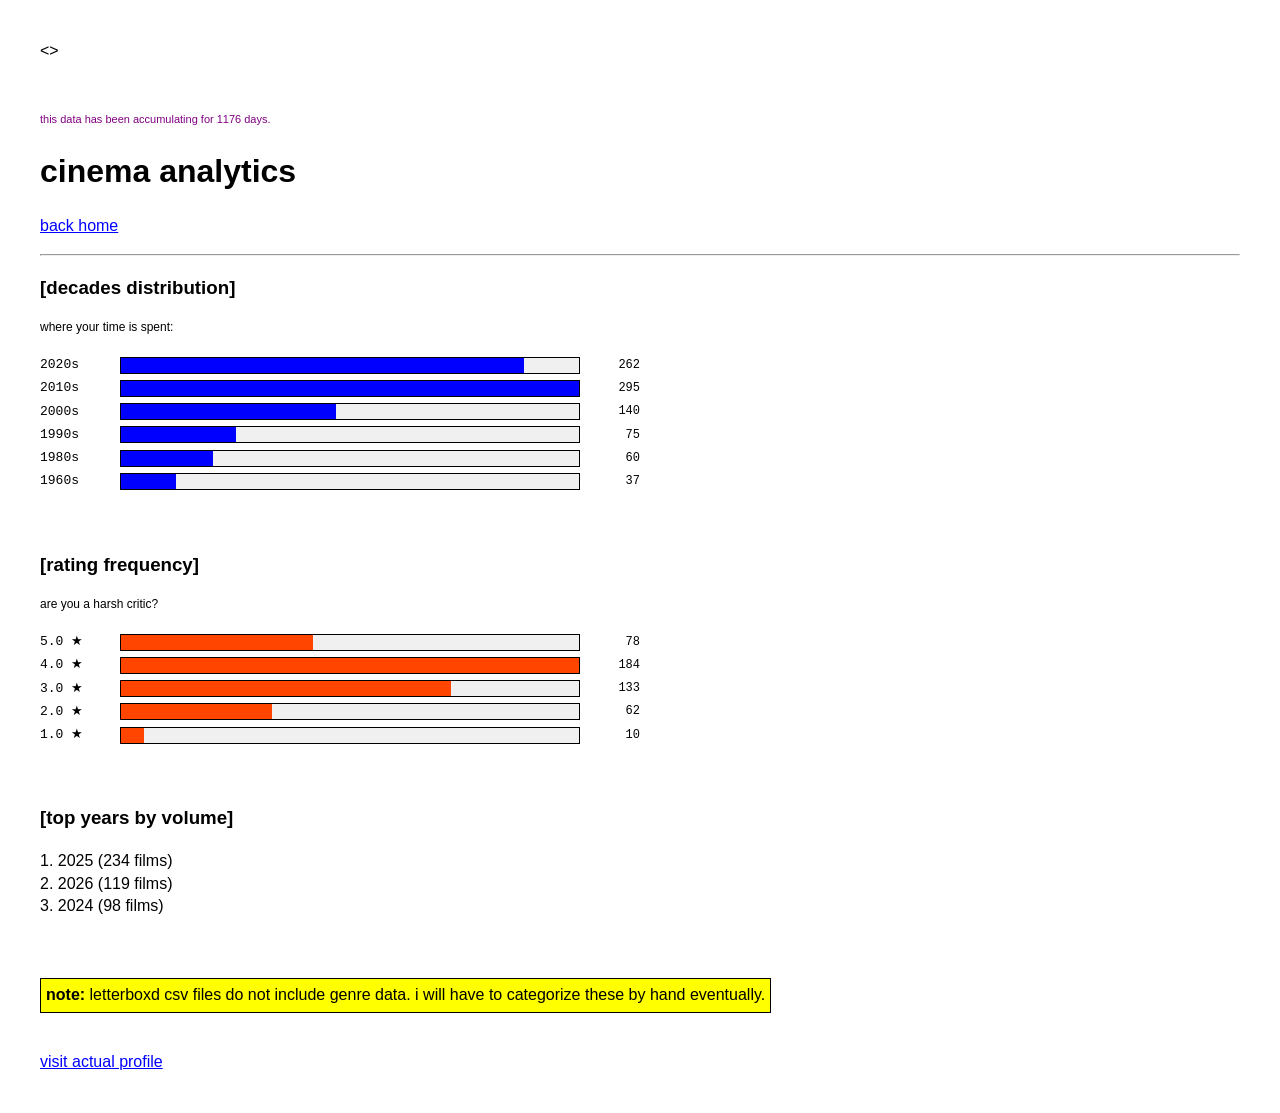
<file: cinephile.html>
<html>
<<link rel="icon" href="data:image/svg+xml,<svg xmlns=%22http://www.w3.org/2000/svg%22 viewBox=%220 0 100 100%22><text y=%22.9em%22 font-size=%2290%22>📽</text></svg>">>
<title>cinedata</title>
<style>
  body { font-family: "Helvetica", Arial, sans-serif; background: white; margin: 40px; line-height: 1.4; }
  a { color: blue; text-decoration: underline; }
  
  /* Bar Chart Layout */
  .stats-container { width: 100%; max-width: 600px; margin: 20px 0; }
  .row { display: flex; align-items: center; margin-bottom: 5px; }
  .label { width: 80px; font-size: 13px; font-family: monospace; }
  .bar-bg { flex-grow: 1; background: #f0f0f0; height: 15px; border: 1px solid #000; }
  .bar-fill { height: 100%; background: blue; }
  .count { width: 50px; text-align: right; font-size: 12px; margin-left: 10px; font-family: monospace; }
  
  .rating-bar { background: #ff4500; } /* Orange for ratings */
  .decade-bar { background: #0000ff; } /* Blue for decades */
</style>
</head>
  <script>
  const startDate = new Date('2023-09-17');
  const today = new Date();
  const diffTime = Math.abs(today - startDate);
  const diffDays = Math.ceil(diffTime / (1000 * 60 * 60 * 24)); 
  document.write('<p style="font-size: 11px; color: purple; margin-top: 50px;">this data has been accumulating for ' + diffDays + ' days.</p>');
</script>
<body>

  <h1>cinema analytics</h1>
  <p><a href="index.html">back home</a></p>
  <hr>

  <h3>[decades distribution]</h3>
  <p style="font-size: 12px;">where your time is spent:</p>
  <div class="stats-container">
    <div class="row">
      <div class="label">2020s</div>
      <div class="bar-bg"><div class="bar-fill decade-bar" style="width: 88%;"></div></div>
      <div class="count">262</div>
    </div>
    <div class="row">
      <div class="label">2010s</div>
      <div class="bar-bg"><div class="bar-fill decade-bar" style="width: 100%;"></div></div>
      <div class="count">295</div>
    </div>
    <div class="row">
      <div class="label">2000s</div>
      <div class="bar-bg"><div class="bar-fill decade-bar" style="width: 47%;"></div></div>
      <div class="count">140</div>
    </div>
    <div class="row">
      <div class="label">1990s</div>
      <div class="bar-bg"><div class="bar-fill decade-bar" style="width: 25%;"></div></div>
      <div class="count">75</div>
    </div>
    <div class="row">
      <div class="label">1980s</div>
      <div class="bar-bg"><div class="bar-fill decade-bar" style="width: 20%;"></div></div>
      <div class="count">60</div>
    </div>
    <div class="row">
      <div class="label">1960s</div>
      <div class="bar-bg"><div class="bar-fill decade-bar" style="width: 12%;"></div></div>
      <div class="count">37</div>
    </div>
  </div>

  <br>
  <h3>[rating frequency]</h3>
  <p style="font-size: 12px;">are you a harsh critic?</p>
  <div class="stats-container">
    <div class="row">
      <div class="label">5.0 ★</div>
      <div class="bar-bg"><div class="bar-fill rating-bar" style="width: 42%;"></div></div>
      <div class="count">78</div>
    </div>
    <div class="row">
      <div class="label">4.0 ★</div>
      <div class="bar-bg"><div class="bar-fill rating-bar" style="width: 100%;"></div></div>
      <div class="count">184</div>
    </div>
    <div class="row">
      <div class="label">3.0 ★</div>
      <div class="bar-bg"><div class="bar-fill rating-bar" style="width: 72%;"></div></div>
      <div class="count">133</div>
    </div>
    <div class="row">
      <div class="label">2.0 ★</div>
      <div class="bar-bg"><div class="bar-fill rating-bar" style="width: 33%;"></div></div>
      <div class="count">62</div>
    </div>
    <div class="row">
      <div class="label">1.0 ★</div>
      <div class="bar-bg"><div class="bar-fill rating-bar" style="width: 5%;"></div></div>
      <div class="count">10</div>
    </div>
  </div>

 <br>
  <h3>[top years by volume]</h3>
  <p style="font-size: 14px; line-height: 1.6;">
  <p>1. 2025 (234 films) <br>2. 2026 (119 films) <br>3. 2024 (98 films)</p>

  <br><br>
  <div style="background: yellow; color: black; padding: 5px; display: inline-block; border: 1px solid black;">
    <strong>note:</strong> letterboxd csv files do not include genre data. 
    i will have to categorize these by hand eventually.
  </div>

  <br><br>
  <p><a href="https://letterboxd.com/zeynepkalaca/" target="_blank">visit actual profile</a></p>

</body>
</html>
</file>
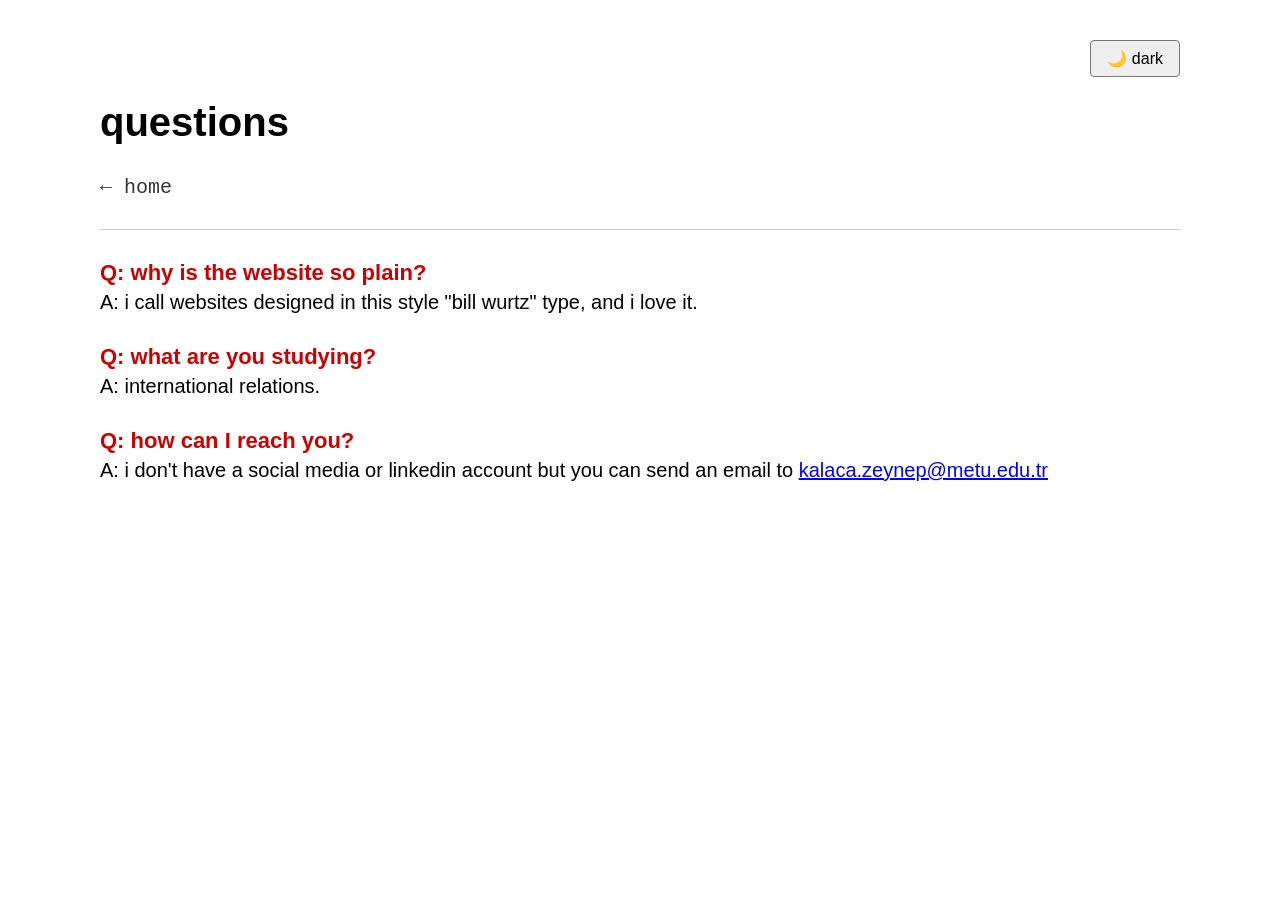
<file: questions.html>
<!DOCTYPE html>
<html lang="en">
<head>
  <meta charset="UTF-8">
  <meta name="viewport" content="width=device-width, initial-scale=1.0">
  <meta name="description" content="Zeynep Kalaça - questions">
  <meta name="author" content="Zeynep Kalaça">
  <title>Zeynep Kalaça / questions</title>
  <link rel="icon" href="data:image/svg+xml,<svg xmlns=%22http://www.w3.org/2000/svg%22 viewBox=%220 0 100 100%22><text y=%22.9em%22 font-size=%2290%22>🧿</text></svg>">
  <style>
    /* CSS Variables for Light and Dark Modes */
    :root {
      --bg-color: #ffffff;
      --text-color: #000000;
      --link-color: blue;
      --contact-link-color: #333333;
      --border-color: #ccc;
      --button-bg: #efefef;
      --button-border: #767676;
      --accent-color: #cc0000;
    }

    [data-theme="dark"] {
      --bg-color: #121212;
      --text-color: #e0e0e0;
      --link-color: #64b5f6;
      --contact-link-color: #cccccc;
      --border-color: #333333;
      --button-bg: #2b2b2b;
      --button-border: #555555;
      --accent-color: #ff6666;
    }

    body { 
      font-family: "Helvetica", "Arial", sans-serif; 
      background-color: var(--bg-color); 
      color: var(--text-color);
      margin: 100px; 
      font-size: 20px; /* Base font size */
      transition: background-color 0.3s ease, color 0.3s ease;
    }

    h1 {
      font-size: 40px; /* Main heading size */
    }

    p { 
      margin: 30px 0; 
      font-size: 20px; 
    }

    .q { 
      font-weight: bold; 
      color: var(--accent-color); 
      margin-top: 30px; 
      font-size: 22px; /* Red questions slightly larger */
    }

    .a { 
      color: var(--text-color); 
      margin-bottom: 10px; 
      margin-top: 5px;
      font-size: 20px; /* Black/light-grey answers size */
    }

    a { 
      color: var(--link-color); 
      text-decoration: underline; 
      font-size: 20px; 
    }

    /* Theme Toggle Positioned Top-Right */
    .theme-toggle-container {
      position: absolute;
      top: 40px;
      right: 100px;
    }

    .back-link {
      font-family: "Consolas", "Courier New", monospace; 
      text-decoration: none;
      color: var(--contact-link-color);
      font-weight: 500;
      display: inline-block;
    }

    .back-link:hover {
      text-decoration: underline;
      color: var(--link-color);
    }

    hr {
      border: 0;
      border-top: 1px solid var(--border-color);
      margin: 30px 0;
    }

    button {
      font-size: 16px; 
      padding: 8px 16px;
      cursor: pointer;
      background-color: var(--button-bg);
      color: var(--text-color);
      border: 1px solid var(--button-border);
      border-radius: 4px;
    }

    /* Responsive adjustment for small screens */
    @media (max-width: 768px) {
      body {
        margin: 30px;
      }
      .theme-toggle-container {
        top: 25px;
        right: 30px;
      }
    }
  </style>
</head>
<body>

  <!-- Theme Toggle -->
  <div class="theme-toggle-container">
    <button id="theme-toggle" onclick="toggleTheme()">🌙 dark</button>
  </div>

  <h1>questions</h1>
  <p><a href="index.html" class="back-link">← home</a></p>
  <hr>

  <div class="q">Q: why is the website so plain?</div>
  <div class="a">A: i call websites designed in this style "bill wurtz" type, and i love it.</div>

  <div class="q">Q: what are you studying?</div>
  <div class="a">A: international relations.</div>

  <div class="q">Q: how can I reach you?</div>
  <div class="a">A: i don't have a social media or linkedin account but you can send an email to <a href="mailto:kalaca.zeynep@metu.edu.tr">kalaca.zeynep@metu.edu.tr</a></div>

  <script>
    // Theme Switcher Logic
    const toggleBtn = document.getElementById('theme-toggle');
    const currentTheme = localStorage.getItem('theme');

    if (currentTheme) {
      document.documentElement.setAttribute('data-theme', currentTheme);
      if (currentTheme === 'dark') {
        toggleBtn.textContent = '☀️ light';
      }
    }

    function toggleTheme() {
      let theme = document.documentElement.getAttribute('data-theme');
      if (theme === 'dark') {
        document.documentElement.setAttribute('data-theme', 'light');
        localStorage.setItem('theme', 'light');
        toggleBtn.textContent = '🌙 dark';
      } else {
        document.documentElement.setAttribute('data-theme', 'dark');
        localStorage.setItem('theme', 'dark');
        toggleBtn.textContent = '☀️ light';
      }
    }
  </script>
</body>
</html>
</file>
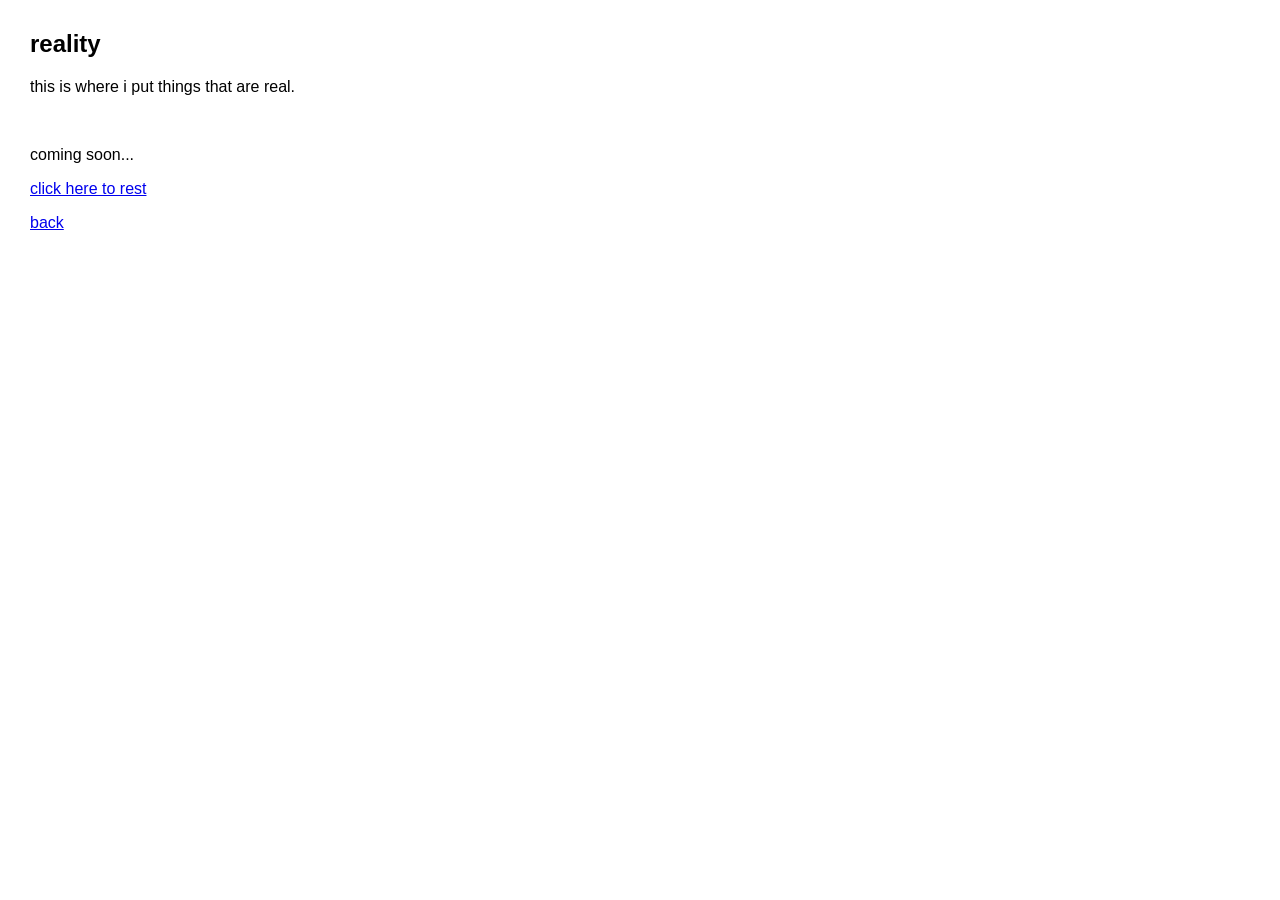
<file: reality.html>
<html>
<head><title>reality</title></head>
<body style="font-family: sans-serif; margin: 30px;">
  <h2>reality</h2>
  <p>this is where i put things that are real.</p>
  <br>
  <p>coming soon...</p>
   <p>
  <a href="https://www.youtube.com/watch?v=-C-057iBnRs">
    click here to rest
  </a>
</p>
  <a href="index.html">back</a>
</body>
</html>
</file>
